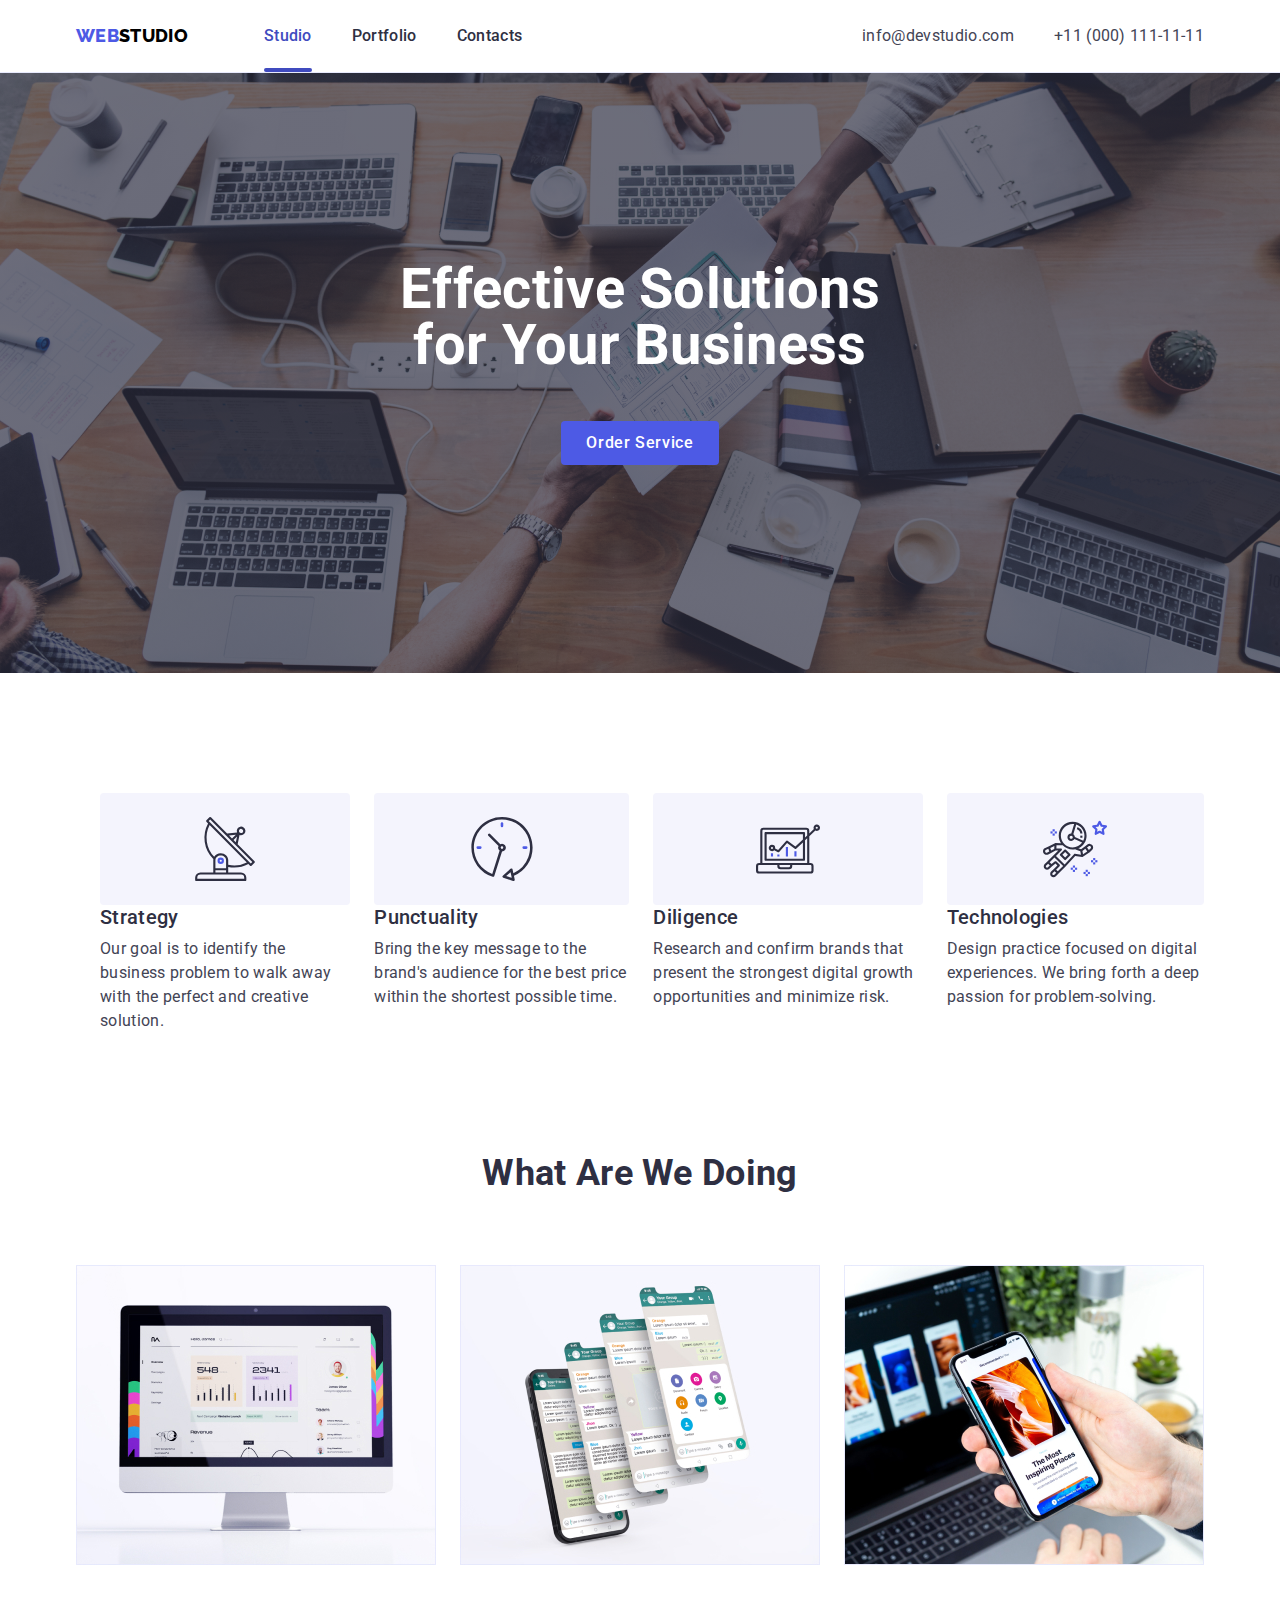
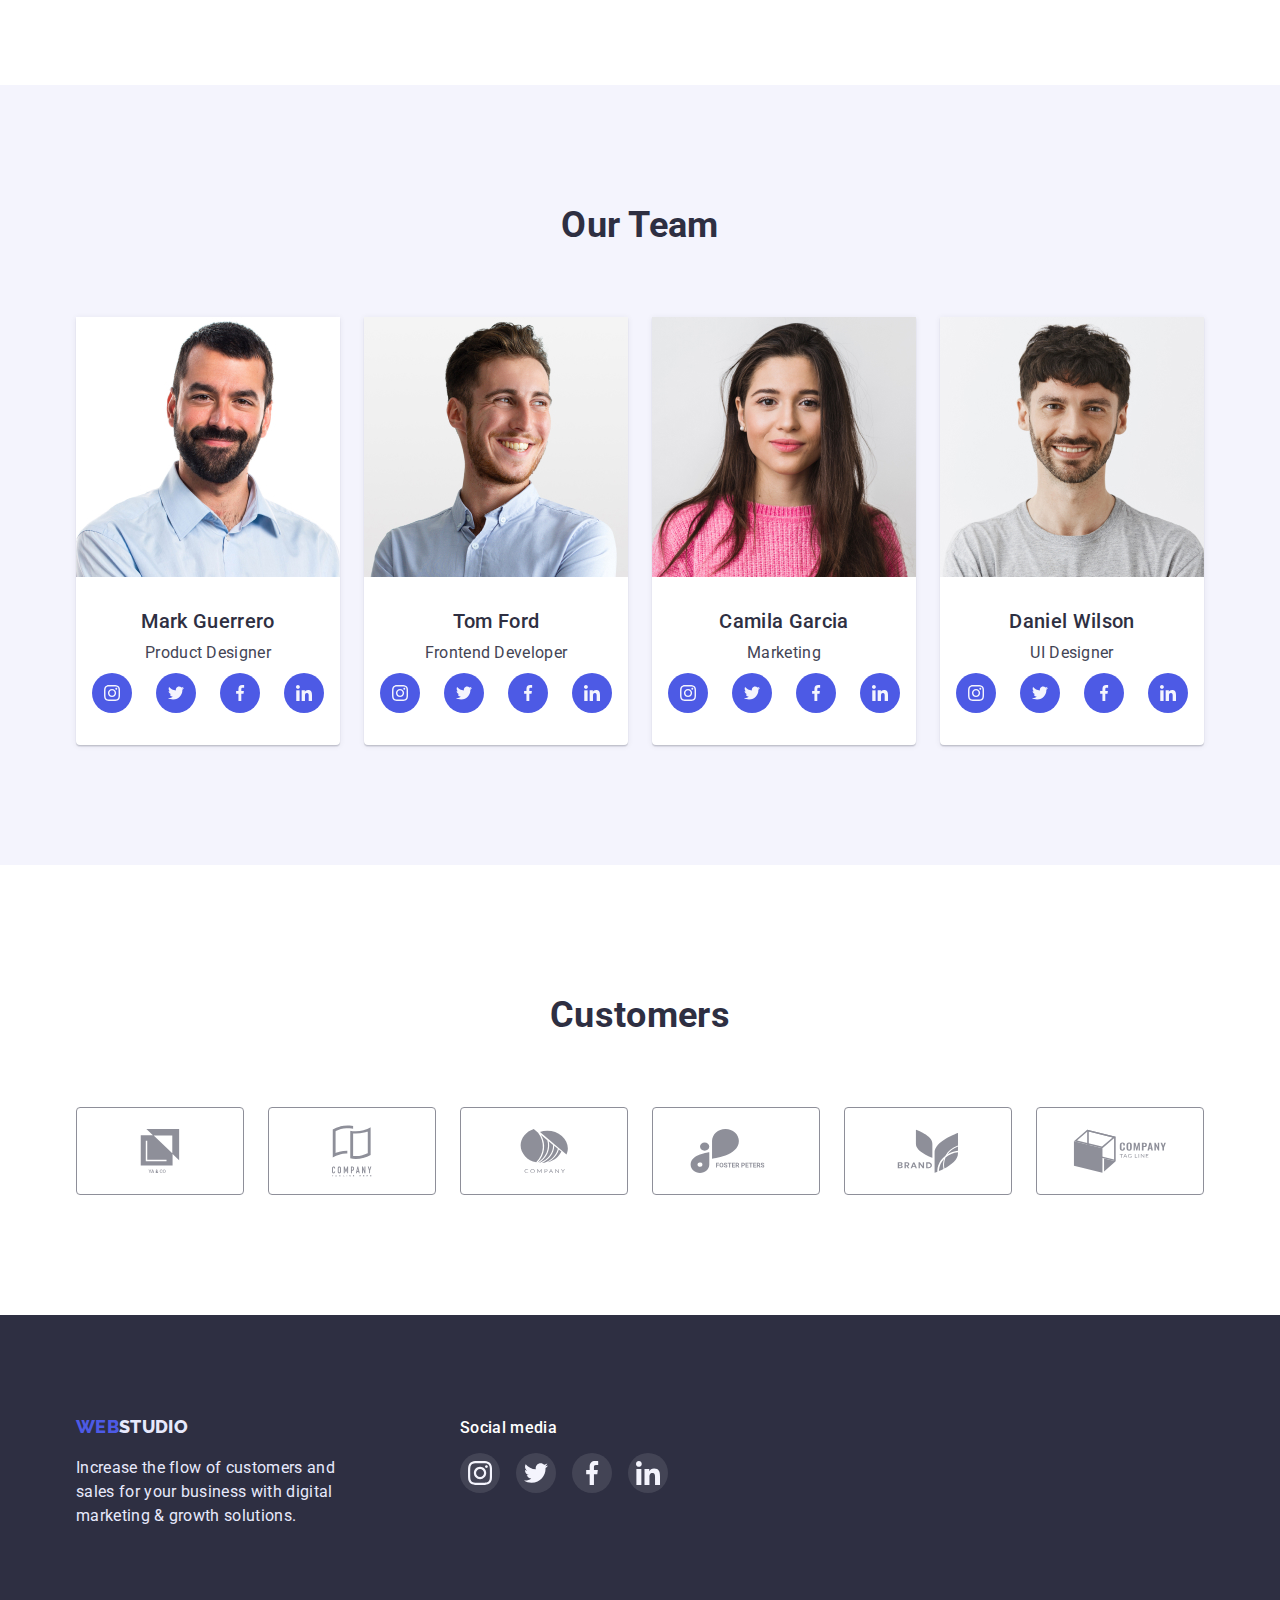
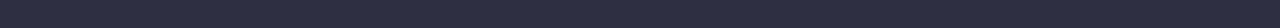
<file: index.html>
<!DOCTYPE html>
<html lang="en">
  <head>
    <meta charset="UTF-8" />
    <meta http-equiv="X-UA-Compatible" content="IE=edge" />
    <meta name="viewport" content="width=device-width, initial-scale=1.0" />
    <title>Document</title>
    <link rel="preconnect" href="https://fonts.googleapis.com" />
    <link rel="preconnect" href="https://fonts.gstatic.com" crossorigin />
    <link
      href="https://fonts.googleapis.com/css2?family=Raleway:wght@800&family=Roboto:wght@400;500;700;900&display=swap"
      rel="stylesheet"
    />
    <link
      rel="stylesheet"
      href="https://cdnjs.cloudflare.com/ajax/libs/modern-normalize/1.1.0/modern-normalize.min.css"
    />
    <link rel="stylesheet" href="main.css/styles.css" />
  </head>
  <body class="page">
    <header class="page-header header-border">
      <div class="container main-nav">
        <nav class="main-nav">
          <a
            href="./index.html"
            target="_blank"
            rel="noopener noreferrer"
            class="logo"
            ><span>Web</span>Studio</a
          >
          <ul class="site-nav list">
            <li class="item">
              <a
                href="./index.html"
                target="_blank"
                rel="noopener noreferrer"
                class="header-link active"
                >Studio</a
              >
            </li>
            <li class="item">
              <a
                href="./portfolio.html"
                target="_blank"
                rel="noopener noreferrer"
                class="header-link"
                >Portfolio</a
              >
            </li>
            <li class="item">
              <a
                href="/"
                target="_blank"
                rel="noopener noreferrer"
                class="header-link"
                >Contacts</a
              >
            </li>
          </ul>
        </nav>

        <address class="contacts">
          <ul class="contacts-nav list">
            <li class="item">
              <a
                href="mailto:info@devstudio.com"
                target="_blank"
                rel="noopener noreferrer"
                >info@devstudio.com</a
              >
            </li>
            <li class="item">
              <a
                href="tel:+110001111111"
                target="_blank"
                rel="noopener noreferrer"
                >+11 (000) 111-11-11</a
              >
            </li>
          </ul>
        </address>
      </div>
    </header>

    <main>
      <section class="hero">
        <div class="container">
          <h1 class="hero-title">Effective Solutions<br />for Your Business</h1>
          <button
            type="button"
            class="standard-button hero-button"
            data-modal-open
          >
            Order Service
          </button>
        </div>
      </section>

      <section class="features no-padding">
        <div class="container">
          <h2 class="title-2 secret-name">Features</h2>
          <ul class="features-list list">
            <li class="list-item icon-antenna">
              <h3 class="features-title section title-3">Strategy</h3>
              <p>
                Our goal is to identify the business problem to walk away with
                the perfect and creative solution.
              </p>
            </li>
            <li class="list-item icon-clock">
              <h3 class="features-title section title-3">Punctuality</h3>
              <p>
                Bring the key message to the brand's audience for the best price
                within the shortest possible time.
              </p>
            </li>
            <li class="list-item icon-diagram">
              <h3 class="features-title section title-3">Diligence</h3>
              <p>
                Research and confirm brands that present the strongest digital
                growth opportunities and minimize risk.
              </p>
            </li>
            <li class="list-item icon-astronaut">
              <h3 class="features-title section title-3">Technologies</h3>
              <p>
                Design practice focused on digital experiences. We bring forth a
                deep passion for problem-solving.
              </p>
            </li>
          </ul>
        </div>
      </section>

      <section class="works no-padding">
        <div class="container">
          <h2 class="title-2">What are we doing</h2>
          <ul class="works-list list">
            <li class="work">
              <img
                src="./images/Rectangle71.jpg"
                width="360"
                height="300"
                alt="laptop"
              />
            </li>
            <li class="work">
              <img
                src="./images/Rectangle72.jpg"
                width="360"
                height="300"
                alt="screens"
              />
            </li>
            <li class="work">
              <img
                src="./images/img3.jpg"
                width="360"
                height="300"
                alt="iphone"
              />
            </li>
          </ul>
        </div>
      </section>

      <section class="team no-padding">
        <div class="container">
          <h2 class="team-title title-2">Our Team</h2>

          <ul class="team-list list">
            <li class="item">
              <img
                src="./images/Mark.jpg"
                width="264"
                height="260"
                alt="Mark Guerrero"
              />
              <div class="team-text list">
                <h3 class="title-3">Mark Guerrero</h3>
                <p class="team-item-text">Product Designer</p>
                <ul class="team-social-list list">
                  <li class="team-social-item">
                    <a href="" target="_blank" class="team-social-link">
                      <svg class="team-social-icon" width="16" height="16">
                        <use
                          href="./images/symbol-defs.svg#icon-instagram"
                          ;
                        ></use>
                      </svg>
                    </a>
                  </li>
                  <li class="team-social-item">
                    <a href="" target="_blank" class="team-social-link">
                      <svg class="team-social-icon" width="16" height="16">
                        <use href="./images/symbol-defs.svg#icon-twitter"></use>
                      </svg>
                    </a>
                  </li>
                  <li class="team-social-item">
                    <a href="" target="_blank" class="team-social-link">
                      <svg class="team-social-icon" width="16" height="16">
                        <use
                          href="./images/symbol-defs.svg#icon-facebook"
                        ></use>
                      </svg>
                    </a>
                  </li>
                  <li class="team-social-item">
                    <a href="" target="_blank" class="team-social-link">
                      <svg class="team-social-icon" width="16" height="16">
                        <use
                          href="./images/symbol-defs.svg#icon-linkedin"
                        ></use>
                      </svg>
                    </a>
                  </li>
                </ul>
              </div>
            </li>
            <li class="item">
              <img
                src="./images/Tom.jpg"
                width="264"
                height="260"
                alt="Tom Ford"
              />
              <div class="team-text list">
                <h3 class="title-3">Tom Ford</h3>
                <p class="team-item-text">Frontend Developer</p>
                <ul class="team-social-list list">
                  <li class="team-social-item">
                    <a
                      href=""
                      target="_blank"
                      rel="noopener noreferrer"
                      class="team-social-link"
                    >
                      <svg class="team-social-icon" width="16" height="16">
                        <use
                          href="./images/symbol-defs.svg#icon-instagram"
                          ;
                        ></use>
                      </svg>
                    </a>
                  </li>
                  <li class="team-social-item">
                    <a
                      href=""
                      target="_blank"
                      rel="noopener noreferrer"
                      class="team-social-link"
                    >
                      <svg class="team-social-icon" width="16" height="16">
                        <use href="./images/symbol-defs.svg#icon-twitter"></use>
                      </svg>
                    </a>
                  </li>
                  <li class="team-social-item">
                    <a
                      href=""
                      target="_blank"
                      rel="noopener noreferrer"
                      class="team-social-link"
                    >
                      <svg class="team-social-icon" width="16" height="16">
                        <use
                          href="./images/symbol-defs.svg#icon-facebook"
                        ></use>
                      </svg>
                    </a>
                  </li>
                  <li class="team-social-item">
                    <a
                      href=""
                      target="_blank"
                      rel="noopener noreferrer"
                      class="team-social-link"
                    >
                      <svg class="team-social-icon" width="16" height="16">
                        <use
                          href="./images/symbol-defs.svg#icon-linkedin"
                        ></use>
                      </svg>
                    </a>
                  </li>
                </ul>
              </div>
            </li>
            <li class="item">
              <img
                src="./images/Camila.jpg"
                width="264"
                height="260"
                alt="Camila Garcia"
              />
              <div class="team-text list">
                <h3 class="title-3">Camila Garcia</h3>
                <p class="team-item-text">Marketing</p>
                <ul class="team-social-list list">
                  <li class="team-social-item">
                    <a
                      href=""
                      target="_blank"
                      rel="noopener noreferrer"
                      class="team-social-link"
                    >
                      <svg class="team-social-icon" width="16" height="16">
                        <use
                          href="./images/symbol-defs.svg#icon-instagram"
                          ;
                        ></use>
                      </svg>
                    </a>
                  </li>
                  <li class="team-social-item">
                    <a
                      href=""
                      target="_blank"
                      rel="noopener noreferrer"
                      class="team-social-link"
                    >
                      <svg class="team-social-icon" width="16" height="16">
                        <use href="./images/symbol-defs.svg#icon-twitter"></use>
                      </svg>
                    </a>
                  </li>
                  <li class="team-social-item">
                    <a
                      href=""
                      target="_blank"
                      rel="noopener noreferrer"
                      class="team-social-link"
                    >
                      <svg class="team-social-icon" width="16" height="16">
                        <use
                          href="./images/symbol-defs.svg#icon-facebook"
                        ></use>
                      </svg>
                    </a>
                  </li>
                  <li class="team-social-item">
                    <a
                      href=""
                      target="_blank"
                      rel="noopener noreferrer"
                      class="team-social-link"
                    >
                      <svg class="team-social-icon" width="16" height="16">
                        <use
                          href="./images/symbol-defs.svg#icon-linkedin"
                        ></use>
                      </svg>
                    </a>
                  </li>
                </ul>
              </div>
            </li>
            <li class="item">
              <img
                src="./images/Daniel.jpg"
                width="264"
                height="260"
                alt="Daniel Wilson"
              />
              <div class="team-text list">
                <h3 class="title-3">Daniel Wilson</h3>
                <p class="team-item-text">UI Designer</p>
                <ul class="team-social-list list">
                  <li class="team-social-item">
                    <a
                      href=""
                      target="_blank"
                      rel="noopener noreferrer"
                      class="team-social-link"
                    >
                      <svg class="team-social-icon" width="16" height="16">
                        <use
                          href="./images/symbol-defs.svg#icon-instagram"
                          ;
                        ></use>
                      </svg>
                    </a>
                  </li>
                  <li class="team-social-item">
                    <a
                      href=""
                      target="_blank"
                      rel="noopener noreferrer"
                      class="team-social-link"
                    >
                      <svg class="team-social-icon" width="16" height="16">
                        <use href="./images/symbol-defs.svg#icon-twitter"></use>
                      </svg>
                    </a>
                  </li>
                  <li class="team-social-item">
                    <a
                      href=""
                      target="_blank"
                      rel="noopener noreferrer"
                      class="team-social-link"
                    >
                      <svg class="team-social-icon" width="16" height="16">
                        <use
                          href="./images/symbol-defs.svg#icon-facebook"
                        ></use>
                      </svg>
                    </a>
                  </li>
                  <li class="team-social-item">
                    <a
                      href=""
                      target="_blank"
                      rel="noopener noreferrer"
                      class="team-social-link"
                    >
                      <svg class="team-social-icon" width="16" height="16">
                        <use
                          href="./images/symbol-defs.svg#icon-linkedin"
                        ></use>
                      </svg>
                    </a>
                  </li>
                </ul>
              </div>
            </li>
          </ul>
        </div>
      </section>

      <section class="customers no-padding">
        <div class="container">
          <h2 class="title-2">Customers</h2>
          <ul class="customers-list list">
            <li class="customer">
              <a href="http://" class="customer-link">
                <svg class="customer-link-item" width="94px" height="44px">
                  <use
                    href="./images/customers-icons/symbol-defs-customers-icons.svg#icon-YaGo"
                  ></use>
                </svg>
              </a>
            </li>
            <li class="customer">
              <a href="http://" class="customer-link">
                <svg class="customer-link-item" width="40px" height="52px">
                  <use
                    href="./images/customers-icons/symbol-defs-customers-icons.svg#icon-Company1"
                  ></use></svg
              ></a>
            </li>
            <li class="customer">
              <a href="http://" class="customer-link">
                <svg class="customer-link-item" width="94px" height="44px">
                  <use
                    href="./images/customers-icons/symbol-defs-customers-icons.svg#icon-company2"
                  ></use></svg
              ></a>
            </li>
            <li class="customer">
              <a href="http://" class="customer-link">
                <svg class="customer-link-item" width="94px" height="44px">
                  <use
                    href="./images/customers-icons/symbol-defs-customers-icons.svg#icon-foster-peters"
                  ></use></svg
              ></a>
            </li>
            <li class="customer">
              <a href="http://" class="customer-link">
                <svg class="customer-link-item" width="94px" height="44px">
                  <use
                    href="./images/customers-icons/symbol-defs-customers-icons.svg#icon-brand"
                  ></use></svg
              ></a>
            </li>
            <li class="customer">
              <a href="http://" class="customer-link">
                <svg class="customer-link-item" width="94px" height="44px">
                  <use
                    href="./images/customers-icons/symbol-defs-customers-icons.svg#icon-tag-line"
                  ></use></svg
              ></a>
            </li>
          </ul>
        </div>
      </section>
    </main>
    <footer class="page-footer">
      <div class="container footer">
        <div class="footer-logo">
          <a
            href="./index.html"
            target="_blank"
            rel="noopener noreferrer"
            class="logo"
            ><span>Web</span>Studio</a
          >
          <p class="item">
            Increase the flow of customers and sales for your business with
            digital marketing & growth solutions.
          </p>
        </div>
        <div class="footer-list list">
          <h3 class="title-3 media list">Social media</h3>
          <ul class="footer-social-list list">
            <li class="footer-social-item">
              <a
                href=""
                target="_blank"
                rel="noopener noreferrer"
                class="footer-social-link"
              >
                <svg class="footer-social-icon" width="24" height="24">
                  <use href="./images/symbol-defs.svg#icon-instagram"></use>
                </svg>
              </a>
            </li>
            <li class="footer-social-item">
              <a
                href=""
                target="_blank"
                rel="noopener noreferrer"
                class="footer-social-link"
              >
                <svg class="footer-social-icon" width="24" height="24">
                  <use href="./images/symbol-defs.svg#icon-twitter"></use>
                </svg>
              </a>
            </li>
            <li class="footer-social-item">
              <a
                href=""
                target="_blank"
                rel="noopener noreferrer"
                class="footer-social-link"
              >
                <svg class="footer-social-icon" width="24" height="24">
                  <use href="./images/symbol-defs.svg#icon-facebook"></use>
                </svg>
              </a>
            </li>
            <li class="footer-social-item">
              <a
                href=""
                target="_blank"
                rel="noopener noreferrer"
                class="footer-social-link"
              >
                <svg class="footer-social-icon" width="24" height="24">
                  <use href="./images/symbol-defs.svg#icon-linkedin"></use>
                </svg>
              </a>
            </li>
          </ul>
        </div>
      </div>
    </footer>

    <div class="backdrop is-hidden" data-modal>
      <div class="modal">
        <button type="button" class="modal-close" data-modal-close>X</button>
      </div>
    </div>
    <script src="./js/main.js"></script>
  </body>
</html>
</file>
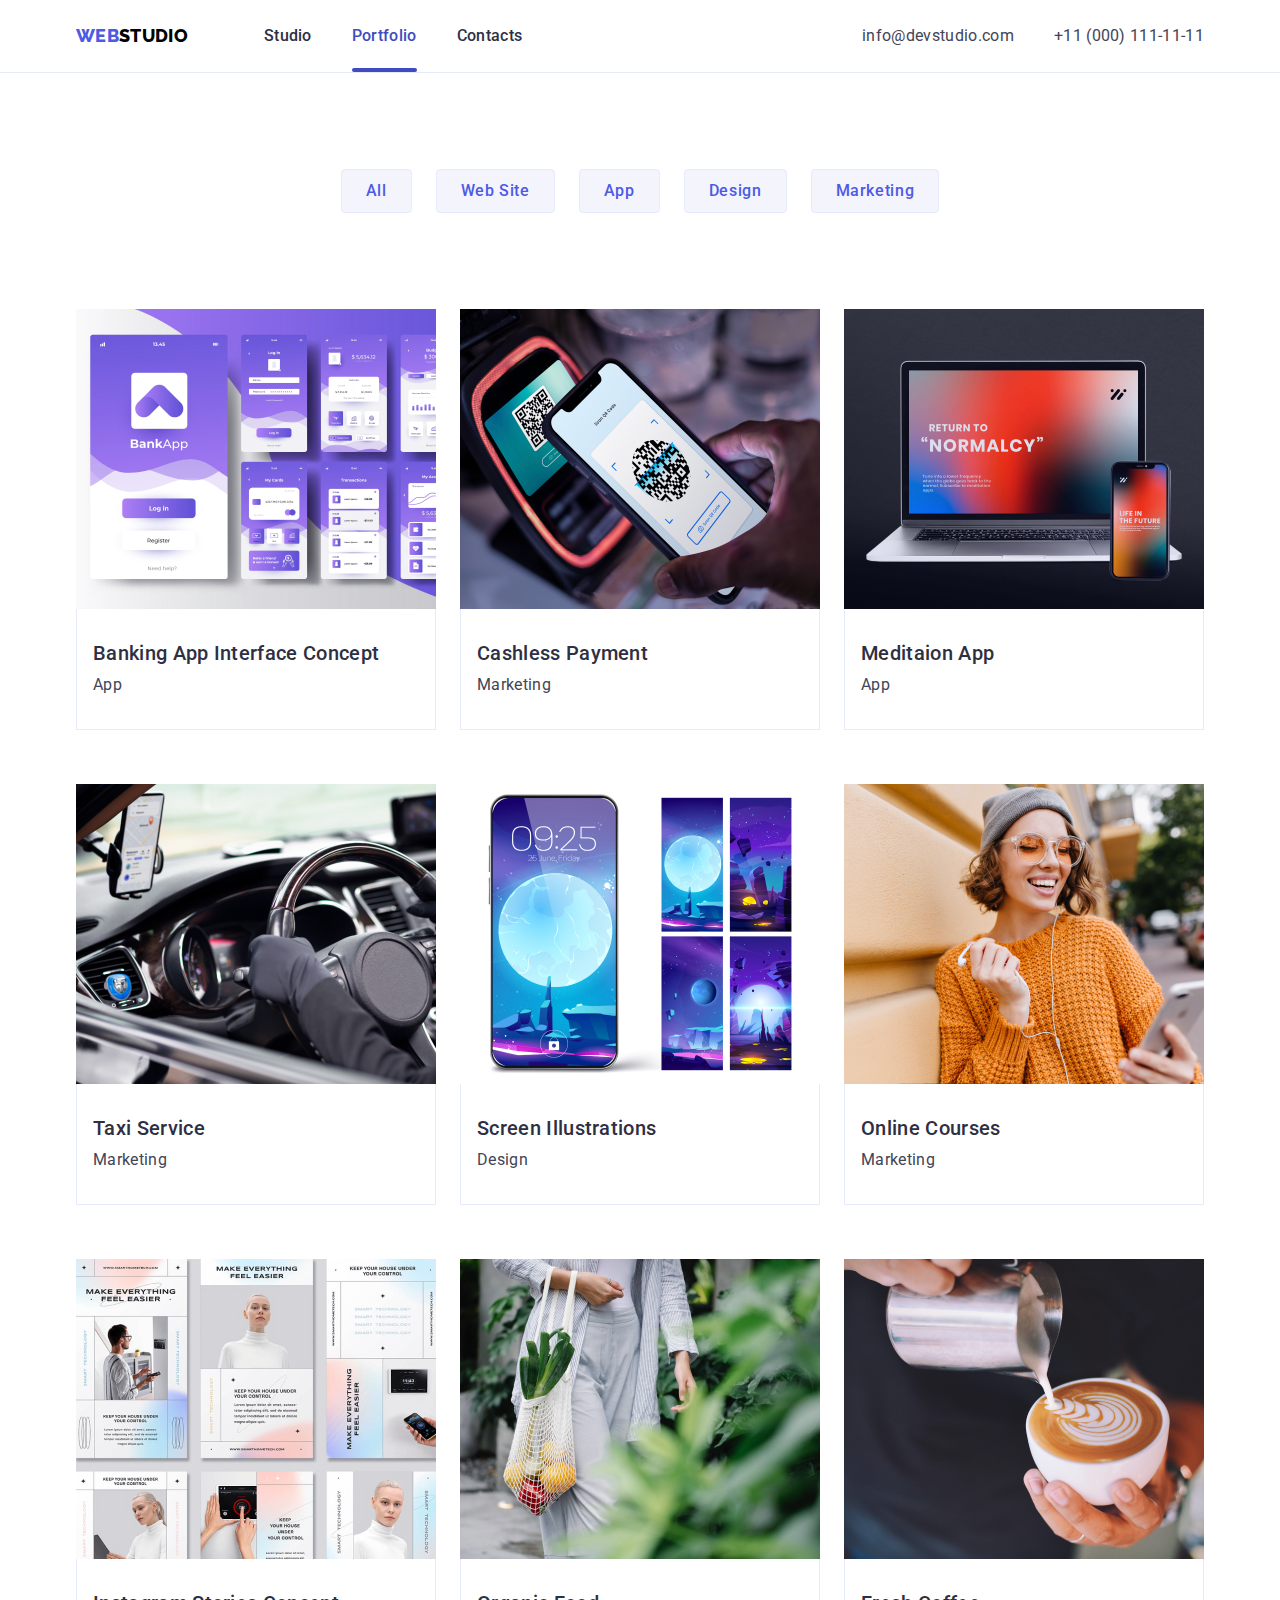
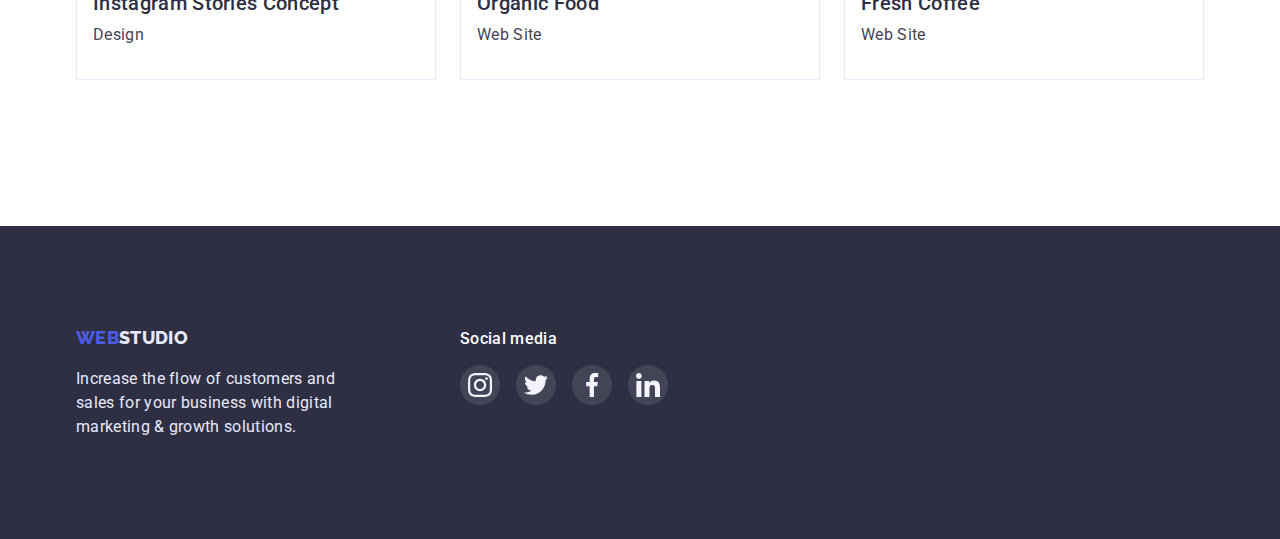
<file: portfolio.html>
<!DOCTYPE html>
<html lang="en">
  <head>
    <meta charset="UTF-8" />
    <meta http-equiv="X-UA-Compatible" content="IE=edge" />
    <meta name="viewport" content="width=device-width, initial-scale=1.0" />
    <title>Document</title>
    <link rel="preconnect" href="https://fonts.googleapis.com" />
    <link rel="preconnect" href="https://fonts.gstatic.com" crossorigin />
    <link
      href="https://fonts.googleapis.com/css2?family=Raleway:wght@800&family=Roboto:wght@400;500;700;900&display=swap"
      rel="stylesheet"
    />
    <link
      rel="stylesheet"
      href="https://cdnjs.cloudflare.com/ajax/libs/modern-normalize/1.1.0/modern-normalize.min.css"
    />
    <link rel="stylesheet" href="main.css/styles.css" />
  </head>
  <body class="page">
    <header class="page-header header-border">
      <div class="container main-nav">
        <nav class="main-nav">
          <a
            href="./index.html"
            target="_blank"
            rel="noopener noreferrer"
            class="logo"
            ><span>Web</span>Studio</a
          >
          <ul class="site-nav list">
            <li class="item">
              <a
                href="./index.html"
                target="_blank"
                rel="noopener noreferrer"
                class="header-link"
                >Studio</a
              >
            </li>
            <li class="item">
              <a
                href="./portfolio.html"
                target="_blank"
                rel="noopener noreferrer"
                class="header-link active"
                >Portfolio</a
              >
            </li>
            <li class="item">
              <a
                href="/"
                target="_blank"
                rel="noopener noreferrer"
                class="header-link"
                >Contacts</a
              >
            </li>
          </ul>
        </nav>

        <address class="contacts">
          <ul class="contacts-nav list">
            <li class="item">
              <a
                href="mailto:info@devstudio.com"
                target="_blank"
                rel="noopener noreferrer"
                >info@devstudio.com</a
              >
            </li>
            <li class="item">
              <a
                href="tel:+110001111111"
                target="_blank"
                rel="noopener noreferrer"
                >+11 (000) 111-11-11</a
              >
            </li>
          </ul>
        </address>
      </div>
    </header>
    <main>
      <section class="filters">
        <div class="container">
          <h1 class="section secret-name">Filters</h1>
          <ul class="filters-list list">
            <li class="item">
              <button
                type="button"
                class="standard-button filter-btn active-button"
              >
                All
              </button>
            </li>
            <li class="item">
              <button
                type="button"
                class="standard-button filter-btn active-button"
              >
                Web Site
              </button>
            </li>
            <li class="item">
              <button
                type="button"
                class="standard-button filter-btn active-button"
              >
                App
              </button>
            </li>
            <li class="item">
              <button
                type="button"
                class="standard-button filter-btn active-button"
              >
                Design
              </button>
            </li>
            <li class="item">
              <button
                type="button"
                class="standard-button filter-btn active-button"
              >
                Marketing
              </button>
            </li>
          </ul>

          <h2 class="secret-name title-2">Examples</h2>
          <ul class="examples-list list">
            <li class="item">
              <a href="/" class="item-link"
                ><div class="box">
                  <img
                    src="./images/Portfolio/banking.jpg"
                    width="360"
                    height="300"
                    alt="banking app interface"
                  />
                  <div class="overlay">
                    <p>
                      14 Stylish and User-Friendly App Design Concepts · Task
                      Manager App · Calorie Tracker App · Exotic Fruit Ecommerce
                      App · Cloud Storage App
                    </p>
                  </div>
                </div>
                <div class="examples-title list">
                  <h3 class="title-3">Banking App Interface Concept</h3>
                  <p>App</p>
                </div></a
              >
            </li>

            <li class="item">
              <a href="/" class="item-link"
                ><div class="box">
                  <img
                    src="./images/Portfolio/cashless.jpg"
                    width="360"
                    height="300"
                    alt="banking app interface"
                  />
                  <div class="overlay">
                    <p>
                      14 Stylish and User-Friendly App Design Concepts · Task
                      Manager App · Calorie Tracker App · Exotic Fruit Ecommerce
                      App · Cloud Storage App
                    </p>
                  </div>
                </div>
                <div class="examples-title list">
                  <h3 class="title-3">Cashless Payment</h3>
                  <p>Marketing</p>
                </div></a
              >
            </li>

            <li class="item">
              <a href="/" class="item-link"
                ><div class="box">
                  <img
                    src="./images/Portfolio/meditaion.jpg"
                    width="360"
                    height="300"
                    alt="banking app interface"
                  />
                  <div class="overlay">
                    <p>
                      14 Stylish and User-Friendly App Design Concepts · Task
                      Manager App · Calorie Tracker App · Exotic Fruit Ecommerce
                      App · Cloud Storage App
                    </p>
                  </div>
                </div>
                <div class="examples-title list">
                  <h3 class="title-3">Meditaion App</h3>
                  <p>App</p>
                </div></a
              >
            </li>

            <li class="item">
              <a href="/" class="item-link"
                ><div class="box">
                  <img
                    src="./images/Portfolio/taxi.jpg"
                    width="360"
                    height="300"
                    alt="banking app interface"
                  />
                  <div class="overlay">
                    <p>
                      14 Stylish and User-Friendly App Design Concepts · Task
                      Manager App · Calorie Tracker App · Exotic Fruit Ecommerce
                      App · Cloud Storage App
                    </p>
                  </div>
                </div>
                <div class="examples-title list">
                  <h3 class="title-3">Taxi Service</h3>
                  <p>Marketing</p>
                </div></a
              >
            </li>

            <li class="item">
              <a href="/" class="item-link"
                ><div class="box">
                  <img
                    src="./images/Portfolio/illustrations.jpg"
                    width="360"
                    height="300"
                    alt="banking app interface"
                  />
                  <div class="overlay">
                    <p>
                      14 Stylish and User-Friendly App Design Concepts · Task
                      Manager App · Calorie Tracker App · Exotic Fruit Ecommerce
                      App · Cloud Storage App
                    </p>
                  </div>
                </div>
                <div class="examples-title list">
                  <h3 class="title-3">Screen Illustrations</h3>
                  <p>Design</p>
                </div></a
              >
            </li>

            <li class="item">
              <a href="/" class="item-link"
                ><div class="box">
                  <img
                    src="./images/Portfolio/onlinecourses.jpg"
                    width="360"
                    height="300"
                    alt="banking app interface"
                  />
                  <div class="overlay">
                    <p>
                      14 Stylish and User-Friendly App Design Concepts · Task
                      Manager App · Calorie Tracker App · Exotic Fruit Ecommerce
                      App · Cloud Storage App
                    </p>
                  </div>
                </div>
                <div class="examples-title list">
                  <h3 class="title-3">Online Courses</h3>
                  <p>Marketing</p>
                </div></a
              >
            </li>

            <li class="item">
              <a href="/" class="item-link"
                ><div class="box">
                  <img
                    src="./images/Portfolio/instagram.jpg"
                    width="360"
                    height="300"
                    alt="banking app interface"
                  />
                  <div class="overlay">
                    <p>
                      14 Stylish and User-Friendly App Design Concepts · Task
                      Manager App · Calorie Tracker App · Exotic Fruit Ecommerce
                      App · Cloud Storage App
                    </p>
                  </div>
                </div>
                <div class="examples-title list">
                  <h3 class="title-3">Instagram Stories Concept</h3>
                  <p>Design</p>
                </div></a
              >
            </li>

            <li class="item">
              <a href="/" class="item-link"
                ><div class="box">
                  <img
                    src="./images/Portfolio/organicfood.jpg"
                    width="360"
                    height="300"
                    alt="banking app interface"
                  />
                  <div class="overlay">
                    <p>
                      14 Stylish and User-Friendly App Design Concepts · Task
                      Manager App · Calorie Tracker App · Exotic Fruit Ecommerce
                      App · Cloud Storage App
                    </p>
                  </div>
                </div>
                <div class="examples-title list">
                  <h3 class="section title-3">Organic Food</h3>
                  <p>Web Site</p>
                </div></a
              >
            </li>
            <li class="item">
              <a href="/" class="item-link"
                ><div class="box">
                  <img
                    src="./images/Portfolio/freshcoffee.jpg"
                    width="360"
                    height="300"
                    alt="banking app interface"
                  />
                  <div class="overlay">
                    <p>
                      14 Stylish and User-Friendly App Design Concepts · Task
                      Manager App · Calorie Tracker App · Exotic Fruit Ecommerce
                      App · Cloud Storage App
                    </p>
                  </div>
                </div>
                <div class="examples-title list">
                  <h3 class="section title-3">Fresh Coffee</h3>
                  <p>Web Site</p>
                </div>
              </a>
            </li>
          </ul>
        </div>
      </section>
    </main>
    <footer class="page-footer">
      <div class="container footer">
        <div class="footer-logo">
          <a href="./index.html" class="logo"><span>Web</span>Studio</a>
          <p class="item">
            Increase the flow of customers and sales for your business with
            digital marketing & growth solutions.
          </p>
        </div>
        <div class="footer-list list">
          <h3 class="title-3 media list">Social media</h3>
          <ul class="footer-social-list list">
            <li class="footer-social-item">
              <a
                href=""
                target="_blank"
                rel="noopener noreferrer"
                class="footer-social-link"
              >
                <svg class="footer-social-icon" width="24" height="24">
                  <use href="./images/symbol-defs.svg#icon-instagram"></use>
                </svg>
              </a>
            </li>
            <li class="footer-social-item">
              <a
                href=""
                target="_blank"
                rel="noopener noreferrer"
                class="footer-social-link"
              >
                <svg class="footer-social-icon" width="24" height="24">
                  <use href="./images/symbol-defs.svg#icon-twitter"></use>
                </svg>
              </a>
            </li>
            <li class="footer-social-item">
              <a
                href=""
                target="_blank"
                rel="noopener noreferrer"
                class="footer-social-link"
              >
                <svg class="footer-social-icon" width="24" height="24">
                  <use href="./images/symbol-defs.svg#icon-facebook"></use>
                </svg>
              </a>
            </li>
            <li class="footer-social-item">
              <a
                href=""
                target="_blank"
                rel="noopener noreferrer"
                class="footer-social-link"
              >
                <svg class="footer-social-icon" width="24" height="24">
                  <use href="./images/symbol-defs.svg#icon-linkedin"></use>
                </svg>
              </a>
            </li>
          </ul>
        </div>
      </div>
    </footer>
  </body>
</html>
</file>
<file: main.css/styles.css>
:root {
  --primary-text-color: #434455;
  --primary-header-color: #2e2f42;
  --pressed-state-color: #4d5ae5;
  --primary-background-color: #2e2f42;
  --primary-active-color: #404bbf;
}

body {
  background-color: #ffffff;
  color: var(--primary-text-color);
  font-family: Roboto, sans-serif;
  font-weight: 400;
  font-size: 16px;
  line-height: 1.5;
  letter-spacing: 0.02em;
}

.list {
  padding: 0;
  margin: 0;
  list-style: none;
  text-decoration: none;
}

.container {
  width: 1158px;
  padding-left: 15px;
  padding-right: 15px;
  margin-left: auto;
  margin-right: auto;
}

img {
  display: block;
  width: 100%;
  height: auto;
}

p {
  margin-top: 0;
  margin-bottom: 0;
  color: var(--primary-text-color);
}

.standard-button {
  display: inline-block;
  border-radius: 4px;
  border: 1px solid transparent;
  padding: 12px 24px;
  cursor: pointer;
  font-family: Roboto, sans-serif;
  font-style: normal;
  font-weight: 500;
  font-size: 16px;
  letter-spacing: 0.04em;
  text-decoration: none;
  text-align: center;
}

a {
  text-decoration: none;
}

.secret-name {
  position: absolute;
  width: 1px;
  height: 1px;
  margin: -1px;
  padding: 0;
  overflow: hidden;
  border: 0;
  clip: rect(0 0 0 0);
}

.title-2 {
  display: flex;
  padding: 0;
  margin-top: 0;
  margin-bottom: 72px;
  font-weight: 700;
  font-size: 36px;
  line-height: 40px;
  text-transform: capitalize;
  text-align: center;
  justify-content: center;
  color: var(--primary-header-color);
}

.title-3 {
  padding: 0;
  color: var(--primary-header-color);
  margin: 0 0 8px 0;
  font-style: normal;
  font-weight: 500;
  font-size: 20px;
  line-height: 1.2;
}

.section .no-padding {
  display: flex;
  padding-top: 0;
  padding-bottom: 0;
}

.section {
  color: var(--primary-header-color);
}

.logo {
  color: #000000;
  font-family: Raleway, sans-serif;
  font-style: normal;
  font-weight: 800;
  font-size: 18px;
  line-height: 1.3;
  text-transform: uppercase;
}

.logo > span {
  color: #4d5ae5;
}

/* .page-header {
  position: absolute;
  left: 0;
  top: 0;
} */

.header-border {
  border-bottom: 1px solid #e7e9fc;
}

/* main-nav */

.main-nav {
  display: flex;
  align-items: center;
}

/* site-nav */

.site-nav {
  display: flex;
  margin-left: 76px;
  margin-right: auto;
}

.site-nav .item:not(:last-child) {
  margin-right: 40px;
}

.site-nav .item:last-child {
  margin-right: 332px;
}

.header-link {
  display: block;
  padding-top: 24px;
  padding-bottom: 24px;

  color: var(--primary-header-color);
  font-family: Roboto, sans-serif;
  font-size: 16px;
  line-height: 1.5;
  font-style: normal;
  font-weight: 500;
  letter-spacing: 0.02em;

  position: relative;
  transition: color 250ms cubic-bezier(0.4, 0, 0.2, 1);
}

.header-link:is(:hover, :focus) {
  color: var(--pressed-state-color);
}

.header-link.active::after {
  content: "";
  width: 100%;
  height: 4px;
  background: var(--primary-active-color);
  border-radius: 2px;
  position: absolute;
  bottom: 0;
  left: 0;
}

.active {
  color: var(--primary-active-color);
}

/* Contacts-nav */

.contacts {
  display: block;
  margin-left: auto;
}

.contacts-nav {
  display: flex;
  align-items: center;
}

.contacts-nav .item + .item {
  margin-left: 40px;
}

.contacts a {
  color: var(--primary-text-color);
  font-style: normal;
  font-weight: 400;
  transition: color 250ms cubic-bezier(0.4, 0, 0.2, 1);
}

.contacts a:is(:hover, :focus) {
  color: var(--pressed-state-color);
}

/* hero section */

.hero {
  padding: 188px 0;
  max-width: 1440px;
  margin-left: auto;
  margin-right: auto;
  height: 600px;
  background-color: var(--primary-header-color);

  background-image: linear-gradient(
      to right,
      rgba(46, 47, 66, 0.7),
      rgba(46, 47, 66, 0.7)
    ),
    url(../images/hero/people-office-hero.jpg);
  background-size: cover;
  background-position: center;

  color: #ffffff;
  text-align: center;
}

.hero-title {
  margin-top: 0;
  margin-bottom: 48px;
  font-weight: 700;
  font-size: 56px;
  line-height: 1;
}

.hero-button {
  background-color: #4d5ae5;
  color: #ffffff;
  font-weight: 500;
  letter-spacing: 0.04em;
  transition: background-color 250ms cubic-bezier(0.4, 0, 0.2, 1);
}

.hero-button:is(:hover, :focus) {
  background-color: var(--primary-active-color);
}

/* main section */

/* FEATURES */
.features {
  padding-top: 120px;
}

.features-list {
  display: flex;
}

.features-list .list-item {
  margin-left: 24px;
}

.features .features-title {
  color: var(--primary-header-color);
}

.list-item::before {
  display: block;
  content: "";
  height: 112px;
  background-color: #f4f4fd;
  background-repeat: no-repeat;
  background-position: center;
  border-radius: 4px;
}

.icon-antenna::before {
  background-image: url(../images/icons/antenna.svg);
}

.icon-clock::before {
  background-image: url(../images/icons/clock.svg);
}

.icon-diagram::before {
  background-image: url(../images/icons/diagram.svg);
}

.icon-astronaut::before {
  background-image: url(../images/icons/astronaut.svg);
}

/* WORKS */

.works {
  padding-top: 120px;
  padding-bottom: 120px;
}

.works-list {
  display: flex;
  align-items: center;
  justify-content: center;
}

.work:not(:last-child) {
  display: flex;
  padding-right: 24px;
}

/* TEAM */
.team {
  text-align: center;
  background-color: #f4f4fd;
  margin-top: 0;
  margin-bottom: 0;
  padding-top: 120px;
  padding-bottom: 120px;
}

.team-list {
  display: flex;
  justify-content: center;
  align-items: center;
  gap: 24px;
}

.team-text {
  margin: 0;
  padding: 32px 16px;
}

.team-list .item {
  background: #ffffff;
  box-shadow: 0px 1px 6px rgba(46, 47, 66, 0.08),
    0px 1px 1px rgba(46, 47, 66, 0.16), 0px 2px 1px rgba(46, 47, 66, 0.08);
  border-radius: 0px 0px 4px 4px;
}

.team-item-text {
  margin-bottom: 8px;
}

/* ICONS-SOCIAL */

.team-social-list {
  display: flex;
  justify-content: center;
  gap: 24px;
}

.team-social-item {
  width: 40px;
  height: 40px;
}

.team-social-link {
  display: flex;
  justify-content: center;
  align-items: center;
  width: 100%;
  height: 100%;
  border-radius: 50%;
  background-color: #4d5ae5;
  cursor: pointer;
  transition: background-color 250ms cubic-bezier(0.4, 0, 0.2, 1);
}

.team-social-link:is(:hover, :focus) {
  background-color: var(--primary-active-color);
}

/* CUSTOMERS */

.customers {
  padding-top: 130px;
  padding-bottom: 120px;
}

.customers-list {
  display: flex;
  justify-content: center;
  /* padding-top: 72px; */
  gap: 24px;
}

.customers-list img {
  width: 104px;
}

.customer {
  display: flex;
  border: 1px solid #8e8f99;
  border-radius: 4px;
  width: 168px;
  height: 88px;
  align-items: center;
  justify-content: center;
  transition: border cubic-bezier(0.4, 0, 0.2, 1);
}

.customer:is(:hover, :focus) {
  border: 1px solid var(--primary-active-color);
}

.customer:hover .customer-link-item {
  fill: var(--primary-active-color);
}

.customer-link-item {
  fill: #8e8f99;
  transition: color cubic-bezier(0.4, 0, 0.2, 1);
}

.customer-link {
  width: 100%;
  height: 100%;
  display: flex;
  justify-content: center;
  align-items: center;
  transition: border cubic-bezier(0.4, 0, 0.2, 1);
}

/* footer section */

.page-footer {
  padding-top: 100px;
  padding-bottom: 100px;
  background-color: var(--primary-background-color);
}

.footer {
  display: flex;
  align-items: baseline;
}

.page-footer a {
  color: #e7e9fc;
}

.page-footer .item {
  color: #e7e9fc;

  padding-top: 16px;
  width: 264px;
}

.footer-logo {
  padding-right: 120px;
}

.media {
  color: #ffffff;
  font-size: 16px;
  margin-bottom: 16px;
}

.footer-social-list {
  display: flex;
  gap: 16px;
}

.footer-social-item {
  width: 40px;
  height: 40px;
}

.footer-social-link {
  display: flex;
  justify-content: center;
  align-items: center;
  width: 100%;
  height: 100%;
  border-radius: 50%;
  background-color: rgba(255, 255, 255, 0.1);
  cursor: pointer;
  transition: background-color 250ms cubic-bezier(0.4, 0, 0.2, 1);
}

.footer-social-link:is(:hover, :focus) {
  background-color: #31d0aa;
}

/* portfolio page */

.filters {
  padding-bottom: 146px;
}

.filters {
  padding-top: 96px;
}

.filters-list {
  display: flex;
  align-items: flex-start;
  justify-content: center;
  margin-bottom: 96px;
  padding: 0px;
  gap: 24px;
}

.filter-btn {
  border: 1px solid #e7e9fc;
  border-radius: 4px;

  background-color: #f4f4fd;
  color: #4d5ae5;
  transition: background-color 250ms cubic-bezier(0.4, 0, 0.2, 1);
}

.active-button {
  transition: color 250ms cubic-bezier(0.4, 0, 0.2, 1);
}

.active-button:is(:hover, :focus) {
  background-color: var(--primary-active-color);
  color: #ffffff;
}

.examples-list {
  display: flex;
  flex-wrap: wrap;
  row-gap: 54px;
  column-gap: 24px;
  /* padding-bottom: 146px; */
}

.examples-list:nth-child(3n) {
  margin-right: 0;
}

.examples-list .item {
  cursor: pointer;
}

.examples-title {
  border: 1px solid #e7e9fc;
  padding-top: 32px;
  padding: 32px 16px;
  gap: 8px;
  border-top: none;
  transition: transform 250ms cubic-bezier(0.4, 0, 0.2, 1);
}

.box {
  position: relative;

  margin-left: auto;
  margin-right: auto;
  background-color: #bdbdbd;

  overflow: hidden;
  transition: box-shadow 250ms cubic-bezier(0.4, 0, 0.2, 1);
}

/* transition: transform 250ms cubic-bezier(0.4, 0, 0.2, 1); */

.box:hover .overlay {
  transform: translatex(0);
}

.examples-list .item:hover .overlay {
  transform: translatex(0);
}

.examples-list .item:hover {
  box-shadow: 0px 1px 6px rgba(46, 47, 66, 0.08),
    0px 1px 1px rgba(46, 47, 66, 0.16), 0px 2px 1px rgba(46, 47, 66, 0.08);
}

.overlay {
  position: absolute;
  top: 0;
  left: 0;
  width: 100%;
  height: 100%;
  background-color: #4d5ae5;
  transform: translateY(100%);
  transition: transform 250ms cubic-bezier(0.4, 0, 0.2, 1);
}

.overlay > p {
  color: #fff;
  padding: 40px 32px;
  margin: 0;
  font-weight: 400;
  font-size: 16px;
  line-height: 24px;
  letter-spacing: 0.02em;
}

.backdrop {
  width: 100%;
  height: 100%;
  background-color: rgba(0, 0, 0, 0.5);
  position: fixed;
  top: 0;
  left: 0;
  transition: opacity 0.35s, visibility 0.35s linear;
}

.modal {
  width: 408px;
  min-height: 576px;
  background-color: #fcfcfc;
  border-radius: 4px;
  padding: 20px;
  position: absolute;
  top: 50%;
  left: 50%;
  transform: translate(-50%, -50%) scale(1);
  transition: transform 0.35s linear;
}

.modal-close {
  width: 24px;
  height: 24px;
  background-color: #e7e9fc;
  border-radius: 50%;
  border: 1px solid rgba(0, 0, 0, 0.1);
  margin-left: auto;
  display: block;
}

.is-hidden {
  opacity: 0;
  visibility: hidden;
  pointer-events: none;
}

.backdrop.is-hidden .modal {
  transform: translate(-50%, -50%) scale(0);
}
</file>
